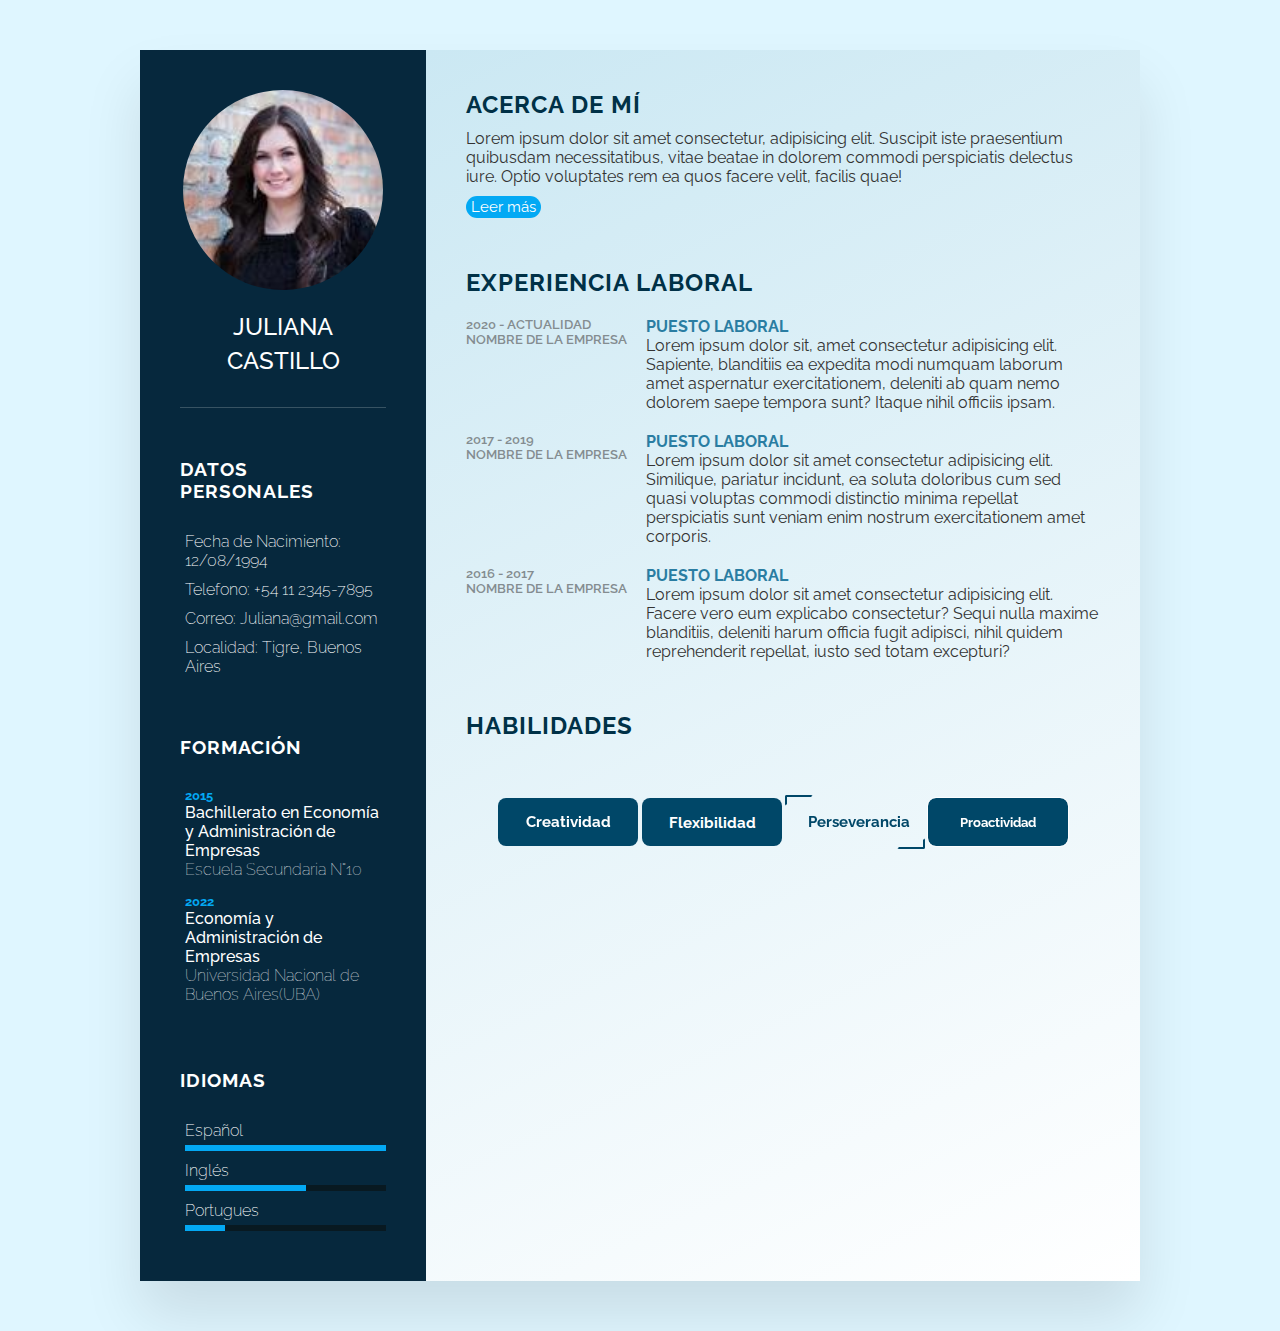
<file: index.html>
<!DOCTYPE html>
<html lang="es">
    <head>
        <link rel="preconnect" href="https://fonts.googleapis.com">
        <link rel="preconnect" href="https://fonts.gstatic.com" crossorigin>
        <link href="https://fonts.googleapis.com/css2?family=Poppins:wght@300;400;600;700&family=Raleway:ital,wght@0,100;0,200;1,400&display=swap" rel="stylesheet">
        <meta name="viewport" content="width=device-width,initial-scale=1">
        <title>Curriculum Vitae</title>
        <link rel="stylesheet" href="Css/estilo.css">

        
    </head>

    <body>
        <div class="cv_container">
            <div class="lado_izq">
                <div class="datos">
                    <div class="imagen"> 
                        <img src="Image/76.jpg" alt="Foto del CV">     
                    </div>
                    <h2>Juliana Castillo</h2>
                </div>
                <div class="datos_contacto">
                    <h3 class="titulo">Datos Personales</h3>
                    <ul>    
                        <li>Fecha de Nacimiento: 12/08/1994</li>
                        <li>Telefono: +54 11 2345-7895</li>
                        <li>Correo: Juliana@gmail.com</li>                      
                        <li>Localidad: Tigre, Buenos Aires</li>
                    </ul>
                </div>
                <div class="datos_contacto formacion">
                    <h3 class="titulo">Formación</h3>
                    <ul>    
                        <li>
                           <h5>2015</h5>
                           <h4>Bachillerato en Economía y Administración de Empresas</h4>
                           <h4>Escuela Secundaria N°10</h4>
                        </li>
                        <li>
                            <h5>2022</h5>
                            <h4>Economía y Administración de Empresas</h4>
                            <h4>Universidad Nacional de Buenos Aires(UBA)</h4>
                         </li>
                    </ul>
                </div>

                <div class="datos_contacto lenguajes">
                    <h3 class="titulo">Idiomas</h3>
                    <ul>    
                        <li>
                            <span class="text">Español</span>
                            <span class="porcentaje">
                                <div style="width: 100%;"></div>
                            </span>
                        </li>
                        <li>
                            <span class="text">Inglés</span>
                            <span class="porcentaje">
                                <div style="width: 60%;"></div>
                            </span>
                        </li>
                        <li>
                            <span class="text">Portugues</span>
                            <span class="porcentaje">
                                <div style="width: 20%;"></div>
                            </span>
                        </li>                      
                    </ul>
                </div>
            </div>

            <div class="lado_derecho">
                <div class="sobre">
                    <h2 class="titulo2">Acerca de mí</h2>
                    <p>Lorem ipsum dolor sit amet consectetur, adipisicing elit. Suscipit iste praesentium quibusdam necessitatibus, vitae beatae in dolorem commodi perspiciatis delectus iure. Optio voluptates rem ea quos facere velit, facilis quae!</p>
                    <span id="hideT" class="hideT">
                        <p>Lorem ipsum dolor sit amet consectetur adipisicing elit. Eius debitis labore unde eligendi, quasi ad nihil perferendis, perspiciatis provident sapiente doloribus rem illum quas facilis excepturi aliquam impedit! Quae, aperiam.</p>
                    </span>
                    <input type="button" id="btn_leermas" value="Leer más">

                </div>
                <div class="sobre">
                    <h2 class="titulo2">Experiencia Laboral</h2>
                    <div class="caja">
                        <div class="year">
                            <h5>2020 - Actualidad</h5>
                            <h5>Nombre de la empresa</h5>
                        </div>
                        <div class="text">
                            <h4>Puesto Laboral</h4>
                            <p>Lorem ipsum dolor sit, amet consectetur adipisicing elit. Sapiente, blanditiis ea expedita modi numquam laborum amet aspernatur exercitationem, deleniti ab quam nemo dolorem saepe tempora sunt? Itaque nihil officiis ipsam.</p>
                        </div>
                    </div>

                    <div class="caja">
                        <div class="year">
                            <h5>2017 - 2019</h5>
                            <h5>Nombre de la empresa</h5>
                        </div>
                        <div class="text">
                            <h4>Puesto laboral</h4>
                            <p>Lorem ipsum dolor sit amet consectetur adipisicing elit. Similique, pariatur incidunt, ea soluta doloribus cum sed quasi voluptas commodi distinctio minima repellat perspiciatis sunt veniam enim nostrum exercitationem amet corporis.</p>
                        </div>
                    </div>

                    <div class="caja">
                        <div class="year">
                            <h5>2016 - 2017</h5>
                            <h5>Nombre de la empresa</h5>
                        </div>
                        <div class="text">
                            <h4>Puesto laboral</h4>
                            <p>Lorem ipsum dolor sit amet consectetur adipisicing elit. Facere vero eum explicabo consectetur? Sequi nulla maxime blanditiis, deleniti harum officia fugit adipisci, nihil quidem reprehenderit repellat, iusto sed totam excepturi?</p>
                        </div>
                    </div>                   
                </div>
                <div>
                    <h2 class="titulo2">Habilidades</h2>                  
                    <div class="sobre aptitudes">
                        <button class="btn btn1">Creatividad</button>
                        <button class="btn btn2">Flexibilidad</button>
                        <button class="btn btn3 draw-border">Perseverancia</button>
                        <button class="btn btn4">Proactividad</button>
                    </div>
                </div>

            </div>

        </div>

    <script src="Js/cod.js"></script>
    </body>

</html>
</file>
<file: Css/estilo.css>
* 
{
    margin: 0;
    padding: 0;
    box-sizing: border-box;
    font-family: 'Raleway', sans-serif;
}

*:before, *:after {
	box-sizing: border-box;
}

body
{
    background-color:#DFF6FF;
    display: flex;
    justify-content: center;
    align-items: center;
}

.cv_container 
{
    position: relative;
    width: 100%;
    max-width: 1000px;
    min-height: 1000px;
    background: #fff;
    margin: 50px;
    display: grid;
    grid-template-columns: 1fr 2fr;
    box-shadow: 0 35px 55px rgba(0, 0, 0, 0.1);
}
/*Lado Izquierdo*/
.cv_container .lado_izq 
{
    position: relative;
    background-color:#06283D;
    padding: 40px;
}
.datos
{
    position: relative;
    display: flex;
    flex-direction: column;
    align-items: center;
    padding-bottom: 30px;
    border-bottom: 1px solid rgba(255, 255, 255, 0.2);

}
.datos .imagen 
{
position: relative;
width: 200px;
height: 200px;
border-radius: 50%;
overflow: hidden;
}

.datos .imagen img
{
position: absolute;
top: 0;
left: 0;
width: 100%;
height: 100%;
object-fit: cover;
}
.datos h2
{
    color: #fff;
    font-size: 1.5em;
    margin-top: 20px;
    text-transform: uppercase;
    text-align: center;
    font-weight: 500;
    line-height: 1.4em;
}

.datos_contacto
{
    padding-top: 40px;

}

.titulo 
{
    color: #fff;
    text-transform: uppercase;
    font-weight: bold;
    letter-spacing: 1px;
    padding: 10px 0 20px 0;
}

.datos_contacto ul 
{
    position: relative;
}

.datos_contacto ul li 
{
    position: relative;
    list-style: none;
    margin: 10px 0;
    cursor: pointer;
    color: #fff;
    font-weight: 200;
    padding-left: 5px;

}
.datos_contacto.formacion 
{
    align-items: center;
    justify-content: center;
}

.datos_contacto.formacion li
{
    margin-bottom: 15px;
}

.datos_contacto.formacion h5
{
    color: #03a9f4;

}
.datos_contacto.formacion h4:nth-child(2)
{
    color: #fff;
    font-weight: 500;

}
.datos_contacto.formacion h4
{
    color: #fff;
    font-weight: 100;
}

.porcentaje
{ 
    position: relative;
    width: 100%;
    height: 6px;
    background: #081921;
    display: block;
    margin-top: 5px;
}
.datos_contacto div
{
    position: absolute;
    top: 0;
    left: 0;
    height: 100%;
    background: #03a9f4;
}

/* Lado derecho*/
.cv_container .lado_derecho 
{
    position: relative;
    background-image: linear-gradient(-25deg, #ffffff 0%, #cbe8f3 100%);
    padding: 40px;
}
.sobre 
{
    margin-bottom: 50px;
}


.sobre:last-child
{
    margin-bottom: 0;
}

.titulo2
{
    color: #003147;
    text-transform: uppercase;
    letter-spacing: 1px;
    margin-bottom: 10px;
}

p
{
    color: #333;
}

#btn_leermas 
{
    background-color: #03a9f4;
    border: none;
    border-radius: 40px;
    color: white;
    padding: 2px 5px;
    font-size: 15px;
    cursor: pointer;
    margin-top: 10px;
  }
  
#btn_leermas:hover {
    box-shadow: none;
    background-color: black;
    color: #fff;
    transition: cubic-bezier(0.075, 0.82, 0.165, 1) 3.05s;
  }
   
  .hideT {
    display: none;
  }
  
  .showT {
    display: block;
  }

.sobre .caja 
{
    display: flex;
    flex-direction: row;
    margin: 20px 0;
}

.sobre .caja .year
{
    min-width: 180px;
}

.sobre .caja .year h5
{
    text-transform: uppercase;
    color: #848c90;
    font-weight: 600;
} 
.sobre .caja .text h4
{
    text-transform: uppercase;
    color: #2a7da2;
    font-size: 16px;
}

.aptitudes 
{
    display: grid;
    grid-template-columns: repeat(4,1fr);
    justify-items: center;
    height: 50px;
    margin: 30px;
}
/*botones*/
.btn
{
   background-image:linear-gradient(to left, #003147, #2a7da2, #003147 );
   border: none;
   color: #fff;
   padding: 16px 32px; 
   padding: 16px 24px;
   text-decoration: none;
   margin: 4px 2px;
   cursor: pointer;
   text-align: center;
   border-radius: 8px;
   width: 120px;
   width: 140px;
}

:root {
    --bg: #fff;
    --color: #004768 ;
    --def: #96B7C4; 	
	--inv: #fff;
}

.aptitudes {
    padding: 1.5rem 0;
    filter: url('#goo');
}
.btn1
{
  background: var(--color);
  border-radius: 4px;  
  color: #fff;
  cursor: pointer;
  padding: 8px 16px;
  border-radius: 8px;
  font-size: 15px;
  font-weight: bold;
}
  
.btn1:hover
{
     background-image: linear-gradient(90deg, #00C0FF 0%, #FFCF00 49%, #FC4F4F 80%, #00C0FF 100%);
     /*animation:slidebg 5s linear infinite; */
     /* background-image: linear-gradient(
      to right, 
      #E7484F,
      #E7484F 16.65%,
      #F68B1D 16.65%,
      #F68B1D 33.3%,
      #FCED00 33.3%,
      #FCED00 49.95%,
      #009E4F 49.95%,
      #009E4F 66.6%,
      #00AAC3 66.6%,
      #00AAC3 83.25%,
      #732982 83.25%,
      #732982 100%,
      #E7484F 100%         
    ); */
    color: black;
    font-weight: bold;
    animation:slidebg 5s linear infinite;
}
  @keyframes slidebg 
  {
    to 
    {
      background-position:20vw;
    }
   }

.btn2 {
    display: inline-block;
    text-align: center;
    background: var(--color);
    color: var(--bg);
    font-weight: bold;
    padding: 1.18em 1.32em 1.03em;
    line-height: 1;
    border-radius: 8px;
    position: relative;
    min-width: 8.23em;
    text-decoration: none;
    font-size: 15px;
}

.btn2:before,
.btn2:after {
    width: 4.4em;
    height: 2.95em;
    position: absolute;
    content: "";
    display: inline-block;
    background: var(--color);
    border-radius: 50%;
    transition: transform 1s ease;
    transform: scale(0);
    z-index: -1;
}

.btn2:before {
    top: -25%;
    left: 20%;
}

.btn2:after {
    bottom: -25%;
    right: 20%;
}

.btn2:hover:before,
.btn2:hover:after {
    transform: none;
}


.btn3
{
  position: relative;
  padding: 1em 1.5em;
  border: none;
  background: transparent;
  cursor: pointer;
  outline: none;
  font-size: 15px;
  font-weight: bold;
  margin: 1px;
}
.btn3
{
    color: var(--color);
}    

.btn3::after,
.btn3::before
{
    content: '';
    display: block;
    position: absolute;
    width: 20%;
    height: 20%;
    border: 2px solid;
    transition: all 0.6s ease;
    border-radius: 2px;
}
.btn3::after
{
      bottom: 0;
      right: 0;
      border-top-color: transparent;
      border-left-color: transparent;
      border-bottom-color: var(--color);
      border-right-color: var(--color);
}
.btn3::before
{
      top: 0;
      left: 0;
      border-bottom-color: transparent;
      border-right-color: transparent;
      border-top-color: var(--color);
      border-left-color: var(--color);
}
.btn3:hover:after,
.btn3:hover:before
{
      border-bottom-color:var(--color);
      border-right-color: var(--color);
      border-top-color: var(--color);
      border-left-color: var(--color);
      width: 100%;
      height: 100%;
}
.btn4
{
    background:var(--color);
    border-bottom: 1px solid;
    line-height: 1.4;
    padding: .25em;
    text-decoration: none;
    font-weight: bold;
}
.btn4 {
    border: 0 solid;
    box-shadow: inset 0 0 20px rgba(255, 255, 255, 0);
    outline: 1px solid;
    outline-color: rgba(255, 255, 255, 0.842);
    outline-offset: 0px;
    text-shadow: none;
    transition: all 1250ms cubic-bezier(0.19, 1, 0.22, 1);
  } 
  
  .btn4:hover {
    border: 1px solid;
    box-shadow: inset 0 0 20px rgba(255, 255, 255, .5), 0 0 20px rgba(255, 255, 255, .2);
    outline-color: rgba(255, 255, 255, 0);
    outline-offset: 15px;
    text-shadow: 1px 1px 2px #427388; 
  }

@media (max-width: 1000px)
{
    .cv_container
    {
        margin: 10px;
        grid-template-columns: repeat(1,1fr);
    }
    .sobre .caja .year
    {
        min-width: 250px;
    }
    .aptitudes 
    {
        justify-items: center;
        height: 50px;
        margin: 0px 15px 0px 15px;   
    }
    #btn_leermas:hover {
        color: #fff;
        transition: cubic-bezier(0.075, 0.82, 0.165, 1) 3.05s;
    }
    #btn_leermas {
        border-radius: 40px;
        padding: 10px 20px;
        font-size: 18px;
    }
}


@media (max-width: 600px) 
{
    body 
    {
        text-align: center;
    }
    .sobre .caja 
    {
        flex-direction: column;
        margin: 20px 0;
    }

    .sobre .caja .year
    {
        margin-bottom: 15px;
    }
    .sobre .caja .year
    {
        min-width: 180px;
        /* font-size:12px; */
    }
    .sobre .caja .text h4
    {
        font-size: 14px;
    }

    .aptitudes 
    {
        display: inline-block;
    }   
    .btn 
    {
        font-size: 16px;
        width: 200px;
    }
}
</file>
